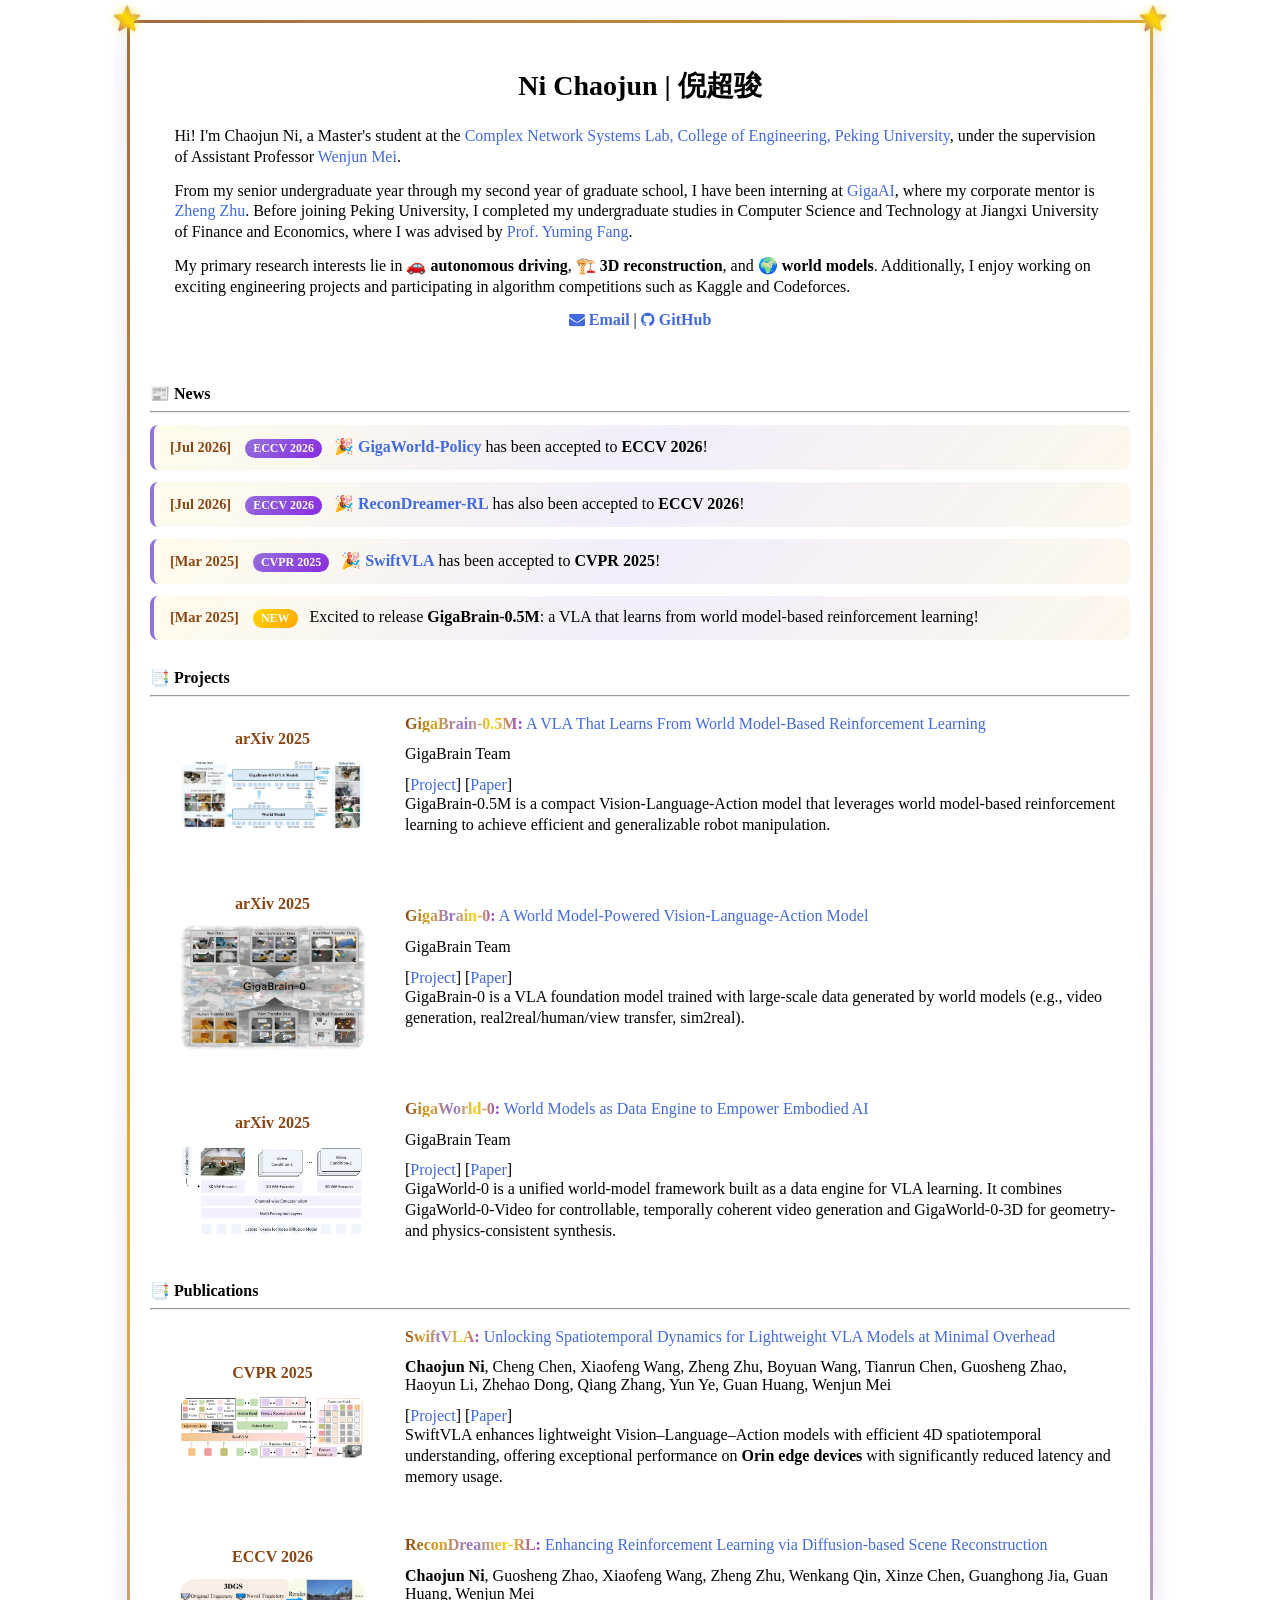
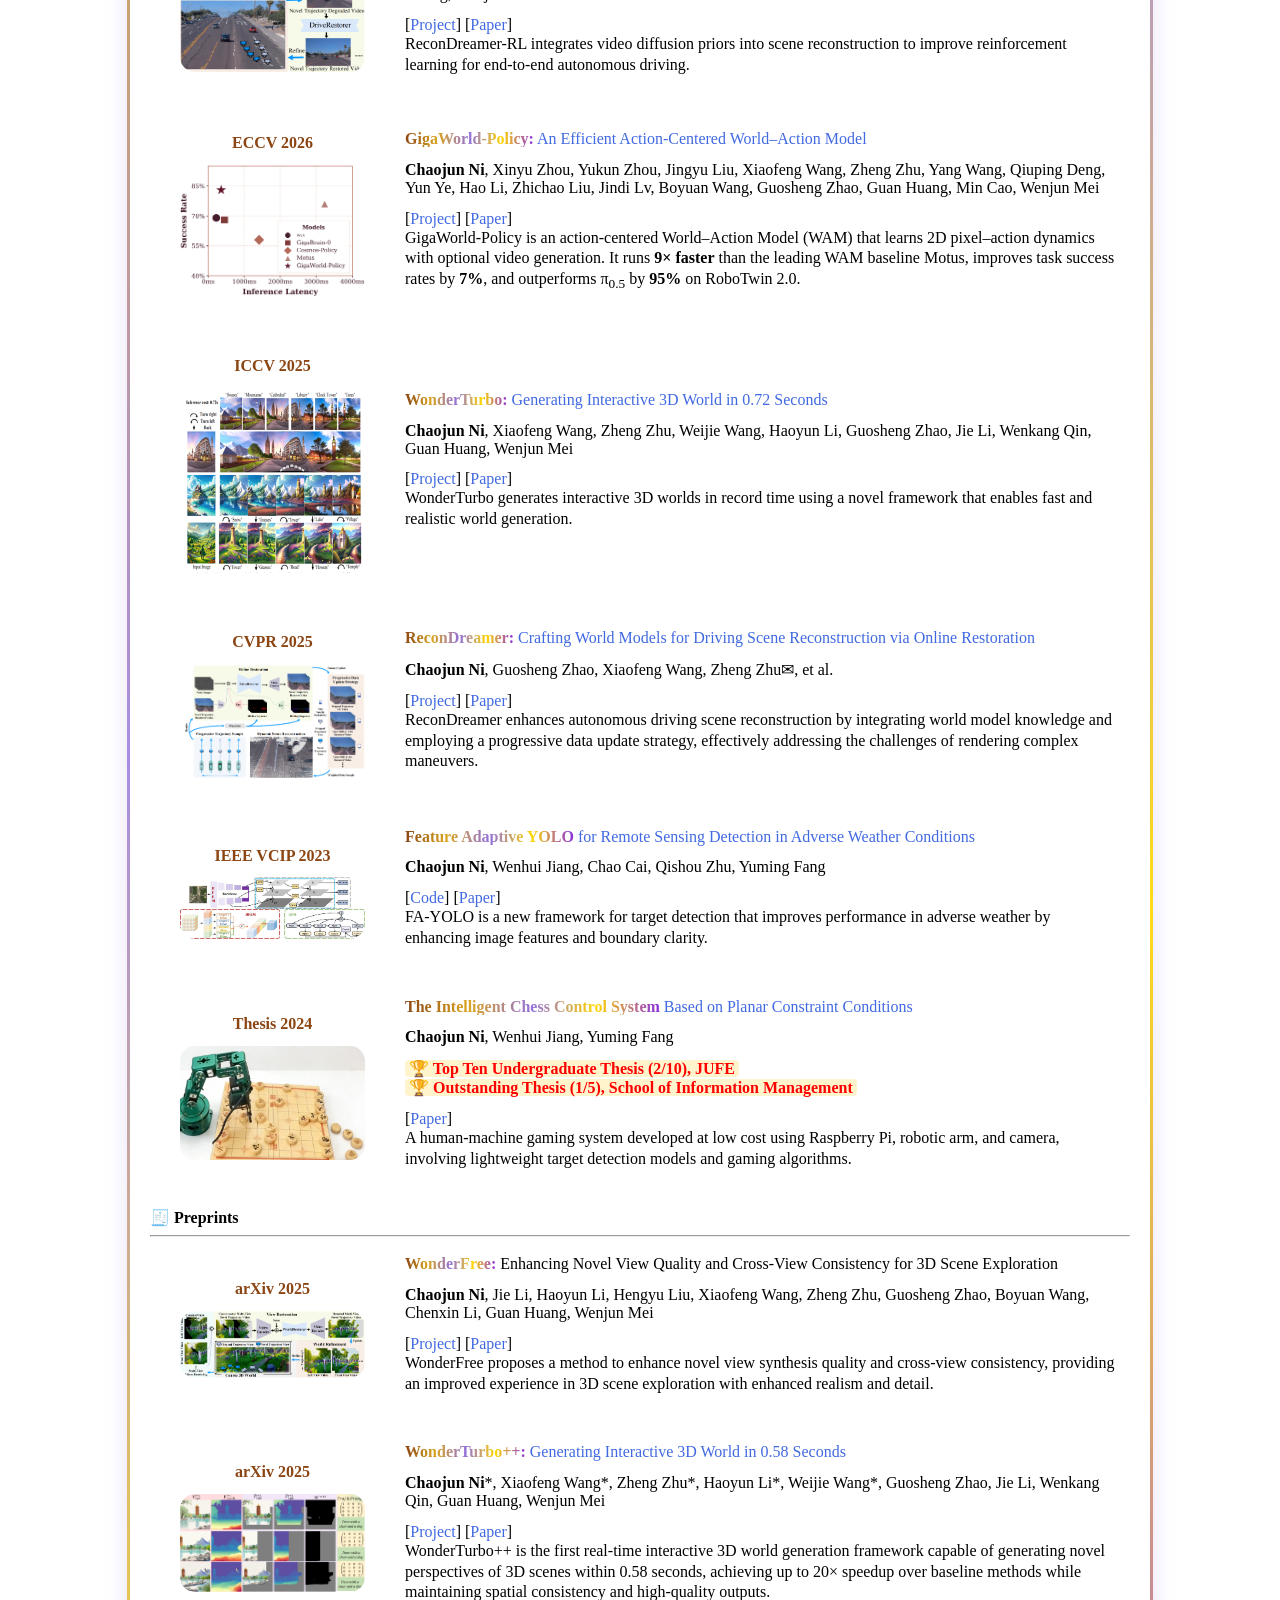
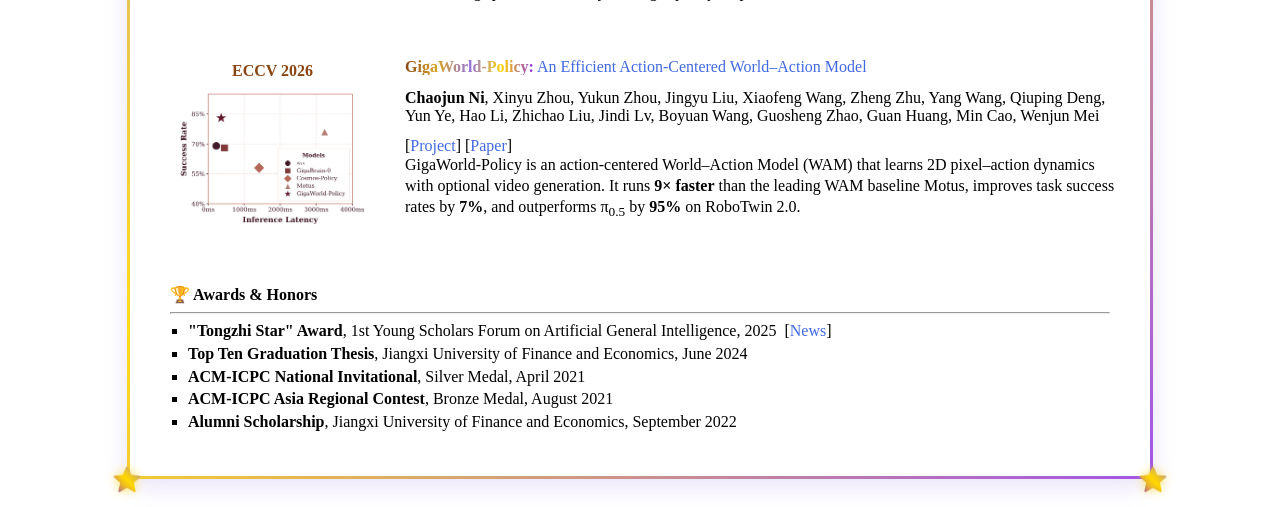
<file: index.html>
<!DOCTYPE HTML>
<html lang="en"><head><meta http-equiv="Content-Type" content="text/html; charset=UTF-8">
  <title>Chaojun Ni</title>
  <meta name="author" content="Chaojun Ni">
  <meta name="viewport" content="width=device-width, initial-scale=1">
  <link rel="icon" href="./images/horse.png"/>
  <link rel="stylesheet" type="text/css" href="./css/jemdoc.css"/>
  <link rel="stylesheet" type="text/css" href="./css/academicons.min.css">
  <link rel="stylesheet" href="https://cdnjs.cloudflare.com/ajax/libs/font-awesome/4.7.0/css/font-awesome.min.css">
  <link rel="preconnect" href="https://fonts.googleapis.com">
  <link rel="preconnect" href="https://fonts.gstatic.com" crossorigin>
  <link href="https://fonts.googleapis.com/css2?family=Dancing+Script:wght@400;500;600;700&family=Pacifico&family=Satisfy&family=Great+Vibes&family=Allura&family=Alex+Brush&display=swap" rel="stylesheet">
</head>

<style>
  .morphing-text {
      background-image: linear-gradient(to right, 
       #8B4513 0%, #DAA520 25%, #9370DB 50%, #FFD700 75%, #8A2BE2 100%
      );
      -webkit-background-clip: text;
      background-clip: text;
      color: transparent;
      font-weight: bold;
  }
  
  .center-img {
    display: block;
    margin-left: auto;
    margin-right: auto;
  }
  
  .gradient-box {
    background: white;
    border-radius: 20px;
    border: 3px solid;
    border-image: linear-gradient(135deg, 
      rgba(139, 69, 19, 0.8) 0%,
      rgba(218, 165, 32, 0.9) 25%,
      rgba(147, 112, 219, 0.8) 50%,
      rgba(255, 215, 0, 0.9) 75%,
      rgba(138, 43, 226, 0.8) 100%
    ) 1;
    box-shadow: 0 8px 25px rgba(147, 112, 219, 0.2);
    position: relative;
  }

  .gradient-box::before,
  .gradient-box::after {
    content: "⭐";
    position: absolute;
    font-size: 24px;
    background: linear-gradient(45deg, #8A2BE2, #FFD700, #9370DB);
    -webkit-background-clip: text;
    -webkit-text-fill-color: transparent;
    background-clip: text;
    text-shadow: 0 0 10px rgba(255, 215, 0, 0.6);
    animation: twinkle 2s ease-in-out infinite alternate;
    z-index: 10;
  }

  .gradient-box::before {
    top: -18px;
    left: -18px;
  }

  .gradient-box::after {
    top: -18px;
    right: -18px;
  }

  .gradient-box .corner-star-bottom-left,
  .gradient-box .corner-star-bottom-right {
    position: absolute;
    font-size: 24px;
    background: linear-gradient(45deg, #8A2BE2, #FFD700, #9370DB);
    -webkit-background-clip: text;
    -webkit-text-fill-color: transparent;
    background-clip: text;
    text-shadow: 0 0 10px rgba(255, 215, 0, 0.6);
    animation: twinkle 2s ease-in-out infinite alternate;
    z-index: 10;
    pointer-events: none;
  }

  .gradient-box .corner-star-bottom-left {
    bottom: -18px;
    left: -18px;
  }

  .gradient-box .corner-star-bottom-right {
    bottom: -18px;
    right: -18px;
  }

  @keyframes twinkle {
    0% {
      opacity: 0.6;
      transform: scale(0.95);
    }
    100% {
      opacity: 1;
      transform: scale(1.15);
    }
  }
  
  .news-item {
    background: linear-gradient(135deg, 
      rgba(255, 215, 0, 0.08) 0%,
      rgba(147, 112, 219, 0.12) 50%,
      rgba(218, 165, 32, 0.08) 100%
    );
    border-left: 4px solid #9370DB;
    border-radius: 8px;
    padding: 12px 16px;
    margin: 12px 0;
    transition: all 0.3s ease;
  }

  .news-item:hover {
    transform: translateX(5px);
    box-shadow: 0 4px 15px rgba(147, 112, 219, 0.2);
  }

  .news-date {
    color: #8B4513;
    font-weight: 600;
    font-size: 0.9em;
    margin-right: 10px;
  }

  .news-badge {
    display: inline-block;
    background: linear-gradient(135deg, #FFD700, #FFA500);
    color: white;
    padding: 2px 8px;
    border-radius: 12px;
    font-size: 0.75em;
    font-weight: bold;
    margin-right: 8px;
    vertical-align: middle;
  }

  .news-badge-cvpr {
    display: inline-block;
    background: linear-gradient(135deg, #9370DB, #8A2BE2);
    color: white;
    padding: 2px 8px;
    border-radius: 12px;
    font-size: 0.75em;
    font-weight: bold;
    margin-right: 8px;
    vertical-align: middle;
  }

  .publication-box {
    background: linear-gradient(135deg, 
      rgba(218, 165, 32, 0.1) 0%,
      rgba(147, 112, 219, 0.15) 50%,
      rgba(255, 215, 0, 0.1) 100%
    );
    border-radius: 12px;
    padding: 15px;
    margin: 10px 0;
    border: 1px solid rgba(218, 165, 32, 0.2);
  }

  .role { color: #4169e1; font-weight: 600; }
  .result { color: #cc0000; }

  .reviewer-title {
    color: #000000;
    margin-bottom: 4px;
  }
</style>

<body>
  <a id="home" class="anchor"></a>
  <div id="container" class="container gradient-box" style="margin: 20px auto; max-width: 1020px; padding: 20px;">
    <div class="corner-star-bottom-left">⭐</div>
    <div class="corner-star-bottom-right">⭐</div> 

    <table style="width:100%;max-width:1000px;border:0px;border-spacing:0px;border-collapse:separate;margin-right:auto;margin-left:auto;">
      <tbody>
        <tr style="padding:0px">
          <td style="padding:0px">

            <!-- Bio Section -->
            <table style="width:100%;border:0px;border-spacing:0px;border-collapse:separate;margin-right:auto;margin-left:auto;">
              <tbody>
                <tr style="padding:0px">
                  <td style="padding:2.5%;width:67%;vertical-align:middle">
                    <p style="text-align:center;font-size: 28px">
                      <strong>Ni Chaojun | <span class="chinese-name">倪超骏</span></strong>
                    </p>
           
                    <p>Hi! I'm Chaojun Ni, a Master's student at the <a href="https://www.pku.edu.cn/" target="_blank" rel="noopener">Complex Network Systems Lab, College of Engineering, Peking University</a>, under the supervision of Assistant Professor <a href="https://scholar.google.com.hk/citations?hl=zh-CN&user=vXj_ULkAAAAJ&view_op=list_works&sortby=pubdate" target="_blank" rel="noopener">Wenjun Mei</a>.</p>

<p>From my senior undergraduate year through my second year of graduate school, I have been interning at <a href="https://github.com/open-gigaai" target="_blank" rel="noopener">GigaAI</a>, where my corporate mentor is <a href="https://scholar.google.com.hk/citations?hl=zh-CN&user=NmwjI0AAAAAJ&view_op=list_works&sortby=pubdate" target="_blank" rel="noopener">Zheng Zhu</a>. Before joining Peking University, I completed my undergraduate studies in Computer Science and Technology at Jiangxi University of Finance and Economics, where I was advised by <a href="https://scholar.google.com.hk/citations?hl=zh-CN&user=_Tu-eHkAAAAJ" target="_blank" rel="noopener">Prof. Yuming Fang</a>.</p>
                    <p>My primary research interests lie in <strong>🚗 autonomous driving</strong>, <strong>🏗️ 3D reconstruction</strong>, and <strong>🌍 world models</strong>. Additionally, I enjoy working on exciting engineering projects and participating in algorithm competitions such as Kaggle and Codeforces.</p>

                    <p style="text-align:center">
                      <a href="mailto:chaojun.ni@stu.pku.edu.cn"><span class="icon"><i class="fa fa-envelope"></i></span> <strong>Email</strong></a> |
                      <!-- <a href="docs/cv.pdf" target="_blank" rel="noopener"><strong>CV</strong></a> | -->
                      <a href="https://github.com/Nichaojun" target="_blank" rel="noopener"><span class="icon"><i class="fa fab fa-github"></i></span> <strong>GitHub</strong></a>
                    </p>
                  </td>
                </tr>
              </tbody>
            </table>

            <!-- News Section -->
            <table width="100%" align="center" border="0" cellspacing="0" cellpadding="20">
              <tbody>
                <tr>
                  <td>
                    <strong>📰 News</strong> <hr>

                    <!-- GigaWorld-Policy -->
                    <div class="news-item">
                      <span class="news-date">[Jul 2026]</span>
                      <span class="news-badge-cvpr">ECCV 2026</span>
                      🎉 <strong><a href="https://gigaai-research.github.io/GigaWorld-Policy/" target="_blank" rel="noopener">GigaWorld-Policy</a></strong> has been accepted to <strong>ECCV 2026</strong>!
                    </div>

                    <!-- ReconDreamer-RL -->
                    <div class="news-item">
                      <span class="news-date">[Jul 2026]</span>
                      <span class="news-badge-cvpr">ECCV 2026</span>
                      🎉 <strong><a href="https://recondreamer-rl.github.io/">ReconDreamer-RL</a></strong> has also been accepted to <strong>ECCV 2026</strong>!
                    </div>
                    <!-- SwiftVLA CVPR accepted -->
                    <div class="news-item">
                      <span class="news-date">[Mar 2025]</span>
                      <span class="news-badge-cvpr">CVPR 2025</span>
                      🎉 <strong><a href="https://swiftvla.github.io">SwiftVLA</a></strong> has been accepted to <strong>CVPR 2025</strong>!
                    </div>

                    <!-- GigaBrain-0.5M -->
                    <div class="news-item">
                      <span class="news-date">[Mar 2025]</span>
                      <span class="news-badge">NEW</span>
                      Excited to release <strong>GigaBrain-0.5M</strong>: a VLA that learns from world model-based reinforcement learning!
                    </div>

                    <!-- <div class="news-item">
                      <span class="news-date">[Dec 2024]</span>
                      <span class="news-badge">NEW</span>
                      <strong><a href="https://swiftvla.github.io">SwiftVLA</a></strong> is released! Unlocking enhanced spatiotemporal reasoning for lightweight VLA models, offering exceptional performance on <strong>Orin edge devices</strong> with significantly reduced latency and memory usage.
                    </div> -->

                    <!-- <div class="news-item">
                      <span class="news-date">[Dec 2024]</span>
                      <span class="news-badge">NEW</span>
                      Excited to release <strong><a href="https://giga-world-0.github.io">GigaWorld-0</a></strong> and <strong><a href="https://gigabrain0.github.io">GigaBrain-0</a></strong>! World models as data engine to empower embodied AI.
                    </div> -->
                  </td>
                </tr>
              </tbody>
            </table>

            <!-- Projects Section -->
            <table width="100%" align="center" border="0" cellspacing="0" cellpadding="20">
              <tbody>
                <tr>
                  <td>
                    <strong>📑 Projects</strong> <hr>

                    <!-- GigaBrain-0.5M (NEW) -->
                    <table style="width:100%;border:0px;border-spacing:0px;border-collapse:separate;margin-right:auto;margin-left:auto;">
                      <tbody>
                        <tr>
                          <td style="padding:20px;width:25%;vertical-align:middle">
                            <div class="one" align="center">
                              <font color="#8B4513"><strong>arXiv 2025</strong></font>
                              <p></p>
                              <img src="images/gigabrain05m.png" alt="GigaBrain-0.5M" width="90%" style="padding-top:0px;padding-bottom:0px;border-radius:15px;">
                            </div>
                          </td>
                          <td style="padding:10px;width:75%;vertical-align:middle">
                            <a href="#">
                              <span class="morphing-text">GigaBrain-0.5M:</span>
                              A VLA That Learns From World Model-Based Reinforcement Learning
                            </a>
                            <p></p>
                            <div class="is-size-6 publication-authors">
                             GigaBrain Team
                            </div>
                            <p></p>
                            [<a href="#">Project</a>]
                            [<a href="#">Paper</a>]
                            <p>
                              GigaBrain-0.5M is a compact Vision-Language-Action model that leverages world model-based reinforcement learning to achieve efficient and generalizable robot manipulation.
                            </p>
                          </td>
                        </tr>
                      </tbody>
                    </table>

                    <!-- GigaBrain-0 -->
                    <table style="width:100%;border:0px;border-spacing:0px;border-collapse:separate;margin-right:auto;margin-left:auto;">
                      <tbody>
                        <tr>
                          <td style="padding:20px;width:25%;vertical-align:middle">
                            <div class="one" align="center">
                              <font color="#8B4513"><strong>arXiv 2025</strong></font>
                              <p></p>
                              <img src="images/gigabrain0.png" alt="GigaBrain-0" width="90%" style="padding-top:0px;padding-bottom:0px;border-radius:15px;">
                            </div>
                          </td>
                          <td style="padding:10px;width:75%;vertical-align:middle">
                            <a href="https://gigabrain0.github.io">
                              <span class="morphing-text">GigaBrain-0:</span>
                              A World Model-Powered Vision-Language-Action Model
                            </a>
                            <p></p>
                            <div class="is-size-6 publication-authors">GigaBrain Team</div>
                            <p></p>
                            [<a href="https://gigabrain0.github.io">Project</a>]
                            [<a href="https://arxiv.org/pdf/2510.19430">Paper</a>]
                            <p>
                              GigaBrain-0 is a VLA foundation model trained with large-scale data generated by world models
                              (e.g., video generation, real2real/human/view transfer, sim2real). 
                            </p>
                          </td>
                        </tr>
                      </tbody>
                    </table>

                    <!-- GigaWorld-0 -->
                    <table style="width:100%;border:0px;border-spacing:0px;border-collapse:separate;margin-right:auto;margin-left:auto;">
                      <tbody>
                        <tr>
                          <td style="padding:20px;width:25%;vertical-align:middle">
                            <div class="one" align="center">
                              <font color="#8B4513"><strong>arXiv 2025</strong></font>
                              <p></p>
                              <img src="images/gigaworld0.png" alt="GigaWorld-0" width="90%" style="padding-top:0px;padding-bottom:0px;border-radius:15px;">
                            </div>
                          </td>
                          <td style="padding:10px;width:75%;vertical-align:middle">
                            <a href="https://giga-world-0.github.io">
                              <span class="morphing-text">GigaWorld-0:</span>
                              World Models as Data Engine to Empower Embodied AI
                            </a>
                            <p></p>
                            <div class="is-size-6 publication-authors">GigaBrain Team</div>
                            <p></p>
                            [<a href="https://giga-world-0.github.io">Project</a>]
                            [<a href="https://arxiv.org/pdf/2511.19861.pdf">Paper</a>]
                            <p>
                              GigaWorld-0 is a unified world-model framework built as a data engine for VLA learning.
                              It combines GigaWorld-0-Video for controllable, temporally coherent video generation and
                              GigaWorld-0-3D for geometry- and physics-consistent synthesis.
                            </p>
                          </td>
                        </tr>
                      </tbody>
                    </table>

                  </td>
                </tr>
              </tbody>
            </table>

            <!-- Publications Section -->
            <table width="100%" align="center" border="0" cellspacing="0" cellpadding="20">
              <tbody>
                <tr>
                  <td>
                    <strong>📑 Publications</strong> <hr>

                    <!-- SwiftVLA (moved from Preprints, now CVPR 2025) -->
                    <table style="width:100%;border:0px;border-spacing:0px;border-collapse:separate;margin-right:auto;margin-left:auto;">
                      <tbody>
                        <tr>
                          <td style="padding:20px;width:25%;vertical-align:middle">
                            <div class="one" align="center">
                              <font color="#8B4513"><strong>CVPR 2025</strong></font>
                              <p></p>
                              <img src="images/swiftvla.png" alt="SwiftVLA Framework" width="90%" style="padding-top:0px;padding-bottom:0px;border-radius:15px;">
                            </div>
                          </td>
                          <td style="padding:10px;width:75%;vertical-align:middle">
                            <a href="https://swiftvla.github.io">
                              <span class="morphing-text">SwiftVLA:</span>
                              Unlocking Spatiotemporal Dynamics for Lightweight VLA Models at Minimal Overhead
                            </a>
                            <p></p>
                            <div class="is-size-6 publication-authors">
                              <strong>Chaojun Ni</strong>, Cheng Chen, Xiaofeng Wang, Zheng Zhu, Boyuan Wang, Tianrun Chen, Guosheng Zhao, Haoyun Li, Zhehao Dong, Qiang Zhang, Yun Ye, Guan Huang, Wenjun Mei
                            </div>
                            <p></p>
                            [<a href="https://swiftvla.github.io">Project</a>]
                            [<a href="https://arxiv.org/pdf/2512.00903">Paper</a>]
                            <p>
                              SwiftVLA enhances lightweight Vision–Language–Action models with efficient 4D spatiotemporal understanding, offering exceptional performance on <strong>Orin edge devices</strong> with significantly reduced latency and memory usage.
                            </p>
                          </td>
                        </tr>
                      </tbody>
                    </table>

                    <!-- ReconDreamer-RL -->
                    <table style="width:100%;border:0px;border-spacing:0px;border-collapse:separate;margin-right:auto;margin-left:auto;">
                      <tbody>
                        <tr>
                          <td style="padding:20px;width:25%;vertical-align:middle">
                            <div class="one" align="center">
                              <font color="#8B4513"><strong>ECCV 2026</strong></font>
                              <p></p>
                              <img src="images/recondreamerrl.png" alt="ReconDreamer-RL Framework" width="90%" style="padding-top:0px;padding-bottom:0px;border-radius:15px;">
                            </div>
                          </td>
                          <td style="padding:10px;width:75%;vertical-align:middle">
                            <a href="https://recondreamer-rl.github.io/">
                              <span class="morphing-text">ReconDreamer-RL:</span>
                              Enhancing Reinforcement Learning via Diffusion-based Scene Reconstruction
                            </a>
                            <p></p>
                            <div class="is-size-6 publication-authors">
                              <strong>Chaojun Ni</strong>, Guosheng Zhao, Xiaofeng Wang, Zheng Zhu, Wenkang Qin, Xinze Chen, Guanghong Jia, Guan Huang, Wenjun Mei
                            </div>
                            <p></p>
                            [<a href="https://recondreamer-rl.github.io/">Project</a>]
                            [<a href="https://arxiv.org/pdf/2508.08170.pdf">Paper</a>]
                            <p>
                              ReconDreamer-RL integrates video diffusion priors into scene reconstruction to improve reinforcement learning for end-to-end autonomous driving.
                            </p>
                          </td>
                        </tr>
                      </tbody>
                    </table>

                    <!-- GigaWorld-Policy -->
                    <table style="width:100%;border:0px;border-spacing:0px;border-collapse:separate;margin-right:auto;margin-left:auto;">
                      <tbody>
                        <tr>
                          <td style="padding:20px;width:25%;vertical-align:middle">
                            <div class="one" align="center">
                              <font color="#8B4513"><strong>ECCV 2026</strong></font>
                              <p></p>
                              <img src="images/gigaworldpolicy.png" alt="GigaWorld-Policy" width="90%" style="padding-top:0px;padding-bottom:0px;border-radius:15px;">
                            </div>
                          </td>
                          <td style="padding:10px;width:75%;vertical-align:middle">
                            <a href="https://gigaai-research.github.io/GigaWorld-Policy/" target="_blank" rel="noopener">
                              <span class="morphing-text">GigaWorld-Policy:</span>
                              An Efficient Action-Centered World–Action Model
                            </a>
                            <p></p>
                            <div class="is-size-6 publication-authors">
                              <strong>Chaojun Ni</strong>, Xinyu Zhou, Yukun Zhou, Jingyu Liu, Xiaofeng Wang, Zheng Zhu, Yang Wang, Qiuping Deng, Yun Ye, Hao Li, Zhichao Liu, Jindi Lv, Boyuan Wang, Guosheng Zhao, Guan Huang, Min Cao, Wenjun Mei
                            </div>
                            <p></p>
                            [<a href="https://gigaai-research.github.io/GigaWorld-Policy/" target="_blank" rel="noopener">Project</a>]
                            [<a href="https://github.com/Nichaojun/Nichaojun.github.io/blob/master/images/GigaWorld-Policy-1.pdf" target="_blank" rel="noopener">Paper</a>]
                            <p>
                              GigaWorld-Policy is an action-centered World–Action Model (WAM) that learns 2D pixel–action dynamics with optional video generation. It runs <strong>9&times; faster</strong> than the leading WAM baseline Motus, improves task success rates by <strong>7%</strong>, and outperforms &pi;<sub>0.5</sub> by <strong>95%</strong> on RoboTwin 2.0.
                            </p>
                          </td>
                        </tr>
                      </tbody>
                    </table>

                    <!-- WonderTurbo -->
                    <table style="width:100%;border:0px;border-spacing:0px;border-collapse:separate;margin-right:auto;margin-left:auto;">
                      <tbody>
                        <tr>
                          <td style="padding:20px;width:25%;vertical-align:middle">
                            <div class="one" align="center">
                              <font color="#8B4513"><strong>ICCV 2025</strong></font>
                              <p></p>
                              <img src="images/wonderturbo.png" alt="WonderTurbo Framework" width="90%" style="padding-top:0px;padding-bottom:0px;border-radius:15px;">
                            </div>
                          </td>
                          <td style="padding:10px;width:75%;vertical-align:middle">
                            <a href="https://wonderturbo.github.io/">
                              <span class="morphing-text">WonderTurbo:</span> Generating Interactive 3D World in 0.72 Seconds
                            </a>
                            <p></p>
                            <div class="is-size-6 publication-authors">
                              <strong>Chaojun Ni</strong>, Xiaofeng Wang, Zheng Zhu, Weijie Wang, Haoyun Li, Guosheng Zhao, Jie Li, Wenkang Qin, Guan Huang, Wenjun Mei
                            </div>
                            <p></p>
                            [<a href="https://wonderturbo.github.io/">Project</a>]
                            [<a href="https://arxiv.org/pdf/2504.02261">Paper</a>]
                            <p>
                              WonderTurbo generates interactive 3D worlds in record time using a novel framework that enables fast and realistic world generation.
                            </p>
                          </td>
                        </tr>
                      </tbody>
                    </table>

                    <!-- ReconDreamer -->
                    <table style="width:100%;border:0px;border-spacing:0px;border-collapse:separate;margin-right:auto;margin-left:auto;">
                      <tbody>
                        <tr>
                          <td style="padding:20px;width:25%;vertical-align:middle">
                            <div class="one" align="center">
                              <font color="#8B4513"><strong>CVPR 2025</strong></font>
                              <p></p>
                              <img src="images/recondreamer.png" alt="ReconDreamer Framework" width="90%" style="padding-top:0px;padding-bottom:0px;border-radius:15px;">
                            </div>
                          </td>
                          <td style="padding:10px;width:75%;vertical-align:middle">
                            <a href="https://recondreamer.github.io/">
                              <span class="morphing-text">ReconDreamer:</span> Crafting World Models for Driving Scene Reconstruction via Online Restoration
                            </a>
                            <p></p>
                            <div class="is-size-6 publication-authors">
                              <strong>Chaojun Ni</strong>, Guosheng Zhao, Xiaofeng Wang, Zheng Zhu<span class="envelope">&#9993;</span>, et al.
                            </div>
                            <p></p>
                            [<a href="https://recondreamer.github.io/">Project</a>]
                            [<a href="https://arxiv.org/abs/2410.13571">Paper</a>]
                            <p>
                              ReconDreamer enhances autonomous driving scene reconstruction by integrating world model knowledge and employing a progressive data update strategy, effectively addressing the challenges of rendering complex maneuvers.
                            </p>
                          </td>
                        </tr>
                      </tbody>
                    </table>

                    <!-- FA-YOLO -->
                    <table style="width:100%;border:0px;border-spacing:0px;border-collapse:separate;margin-right:auto;margin-left:auto;">
                      <tbody>
                        <tr>
                          <td style="padding:20px;width:25%;vertical-align:middle">
                            <div class="one" align="center">
                              <font color="#8B4513"><strong>IEEE VCIP 2023</strong></font>
                              <p></p>
                              <img src="images/yolo.jpg" alt="FA-YOLO" width="90%" style="padding-top:0px;padding-bottom:0px;border-radius:15px;">
                            </div>
                          </td>
                          <td style="padding:10px;width:75%;vertical-align:middle">
                            <a href="https://ieeexplore.ieee.org/document/10402716">
                              <span class="morphing-text">Feature Adaptive YOLO</span> for Remote Sensing Detection in Adverse Weather Conditions
                            </a>
                            <p></p>
                            <div class="is-size-6 publication-authors">
                              <strong>Chaojun Ni</strong>, Wenhui Jiang, Chao Cai, Qishou Zhu, Yuming Fang
                            </div>
                            <p></p>
                            [<a href="https://github.com/Nichaojun/Feature-Adaptive-YOLO/tree/master/">Code</a>]
                            [<a href="https://ieeexplore.ieee.org/document/10402716">Paper</a>]
                            <p>
                              FA-YOLO is a new framework for target detection that improves performance in adverse weather by enhancing image features and boundary clarity.
                            </p>
                          </td>
                        </tr>
                      </tbody>
                    </table>

                    <!-- Thesis 2024 -->
                    <table style="width:100%;border:0px;border-spacing:0px;border-collapse:separate;margin-right:auto;margin-left:auto;">
                      <tbody>
                        <tr>
                          <td style="padding:20px;width:25%;vertical-align:middle">
                            <div class="one" align="center">
                              <font color="#8B4513"><strong>Thesis 2024</strong></font>
                              <p></p>
                              <img src="images/bishe.png" alt="Thesis" width="90%" style="padding-top:0px;padding-bottom:0px;border-radius:15px;">
                            </div>
                          </td>
                          <td style="padding:10px;width:75%;vertical-align:middle">
                            <a href="docs/The-Intelligent-Chess-Control-System-Based-on-Planar-Constraint-Conditions.pdf">
                              <span class="morphing-text">The Intelligent Chess Control System</span> Based on Planar Constraint Conditions
                            </a>
                            <p></p>
                            <div class="is-size-6 publication-authors">
                              <strong>Chaojun Ni</strong>, Wenhui Jiang, Yuming Fang
                            </div>
                            <p></p>
                            <span style="color: red; background-color: #fff4cc; padding: 0 4px; border-radius: 4px; font-weight: 700;">🏆 Top Ten Undergraduate Thesis (2/10), JUFE</span><br>
                            <span style="color: red; background-color: #fff4cc; padding: 0 4px; border-radius: 4px; font-weight: 700;">🏆 Outstanding Thesis (1/5), School of Information Management</span>
                            <p></p>
                            [<a href="docs/The-Intelligent-Chess-Control-System-Based-on-Planar-Constraint-Conditions.pdf">Paper</a>]
                            <p>
                              A human-machine gaming system developed at low cost using Raspberry Pi, robotic arm, and camera, involving lightweight target detection models and gaming algorithms.
                            </p>
                          </td>
                        </tr>
                      </tbody>
                    </table>

                    <!-- DriveDreamer4D
                    <table style="width:100%;border:0px;border-spacing:0px;border-collapse:separate;margin-right:auto;margin-left:auto;">
                      <tbody>
                        <tr>
                          <td style="padding:20px;width:25%;vertical-align:middle">
                            <div class="one" align="center">
                              <font color="#8B4513"><strong>CVPR 2025</strong></font>
                              <p></p>
                              <img src="images/drivedreamer4d.png" alt="DriveDreamer4D" width="90%" style="padding-top:0px;padding-bottom:0px;border-radius:15px;">
                            </div>
                          </td>
                          <td style="padding:10px;width:75%;vertical-align:middle">
                            <a href="https://drivedreamer4d.github.io/">
                              <span class="morphing-text">DriveDreamer4D:</span> World Models Are Effective Data Machines for 4D Driving Scene Representation
                            </a>
                            <p></p>
                            <div class="is-size-6 publication-authors">
                              Guosheng Zhao, <strong>Chaojun Ni</strong>, Xiaofeng Wang, Zheng Zhu<span class="envelope">&#9993;</span>, Guan Huang, Xinze Chen, Boyuan Wang, Youyi Zhang, Wenjun Mei, Xingang Wang<span class="envelope">&#9993;</span>
                            </div>
                            <p></p>
                            [<a href="https://drivedreamer4d.github.io/">Project</a>]
                            [<a href="https://arxiv.org/abs/2410.13571">Paper</a>]
                            <p>
                              DriveDreamer4D uses world model priors to improve 4D driving scene representation, synthesizing novel trajectory videos with spatial-temporal consistency aligned with traffic rules.
                            </p>
                          </td>
                        </tr>
                      </tbody>
                    </table>


                    <table style="width:100%;border:0px;border-spacing:0px;border-collapse:separate;margin-right:auto;margin-left:auto;">
                      <tbody>
                        <tr>
                          <td style="padding:20px;width:25%;vertical-align:middle">
                            <div class="one" align="center">
                              <font color="#8B4513"><strong>ICCV 2025</strong></font>
                              <p></p>
                              <img src="images/recondreamerplus.png" alt="ReconDreamer++" width="90%" style="padding-top:0px;padding-bottom:0px;border-radius:15px;">
                            </div>
                          </td>
                          <td style="padding:10px;width:75%;vertical-align:middle">
                            <a href="https://recondreamer-plus.github.io/">
                              <span class="morphing-text">ReconDreamer++:</span> Harmonizing Generative and Reconstructive Models for Driving Scene Representation
                            </a>
                            <p></p>
                            <div class="is-size-6 publication-authors">
                              Guosheng Zhao, Xiaofeng Wang, <strong>Chaojun Ni</strong>, Zheng Zhu, Wenkang Qin, Guan Huang, Xingang Wang
                            </div>
                            <p></p>
                            [<a href="https://recondreamer-plus.github.io/">Project</a>]
                            [<a href="https://arxiv.org/abs/2503.18438">Paper</a>]
                            <p>
                              ReconDreamer++ harmonizes generative and reconstructive models to enhance driving scene representations, providing a novel approach to improve both accuracy and creativity in autonomous driving technologies.
                            </p>
                          </td>
                        </tr>
                      </tbody>
                    </table> -->

                    <!-- HumanDreamer -->
                    <!-- <table style="width:100%;border:0px;border-spacing:0px;border-collapse:separate;margin-right:auto;margin-left:auto;">
                      <tbody>
                        <tr>
                          <td style="padding:20px;width:25%;vertical-align:middle">
                            <div class="one" align="center">
                              <font color="#8B4513"><strong>CVPR 2025</strong></font>
                              <p></p>
                              <img src="images/humandreamer.png" alt="HumanDreamer" width="90%" style="padding-top:0px;padding-bottom:0px;border-radius:15px;">
                            </div>
                          </td>
                          <td style="padding:10px;width:75%;vertical-align:middle">
                            <a href="https://humandreamer.github.io/">
                              <span class="morphing-text">HumanDreamer:</span> Generating Controllable Human-Motion Videos via Decoupled Generation
                            </a>
                            <p></p>
                            <div class="is-size-6 publication-authors">
                              Boyuan Wang, Xiaofeng Wang, <strong>Chaojun Ni</strong>, Guosheng Zhao, Zhiqin Yang, Zheng Zhu, Muyang Zhang, YuKun Zhou, Xinze Chen, Guan Huang, Lihong Liu, Xingang Wang
                            </div>
                            <p></p>
                            [<a href="https://humandreamer.github.io/">Project</a>]
                            [<a href="https://arxiv.org/abs/2503.24026">Paper</a>]
                            <p>
                              HumanDreamer generates human-motion videos from text using a novel framework with MotionVid dataset and MotionDiT model, enhancing pose generation and supporting downstream tasks.
                            </p>
                          </td>
                        </tr>
                      </tbody>
                    </table> --> 

                  </td>
                </tr>
              </tbody>
            </table>

            <!-- Preprints Section -->
            <table width="100%" align="center" border="0" cellspacing="0" cellpadding="20">
              <tbody>
                <tr>
                  <td>
                    <strong>🧾 Preprints</strong> <hr>

                    <!-- WonderFree -->
                    <table style="width:100%;border:0px;border-spacing:0px;border-collapse:separate;margin-right:auto;margin-left:auto;">
                      <tbody>
                        <tr>
                          <td style="padding:20px;width:25%;vertical-align:middle">
                            <div class="one" align="center">
                              <font color="#8B4513"><strong>arXiv 2025</strong></font>
                              <p></p>
                              <img src="images/wonderfree.png" alt="WonderFree" width="90%" style="padding-top:0px;padding-bottom:0px;border-radius:15px;">
                            </div>
                          </td>
                          <td style="padding:10px;width:75%;vertical-align:middle">
                            <span class="morphing-text">WonderFree:</span> Enhancing Novel View Quality and Cross-View Consistency for 3D Scene Exploration
                            <p></p>
                            <div class="is-size-6 publication-authors">
                              <strong>Chaojun Ni</strong>, Jie Li, Haoyun Li, Hengyu Liu, Xiaofeng Wang, Zheng Zhu, Guosheng Zhao, Boyuan Wang, Chenxin Li, Guan Huang, Wenjun Mei
                            </div>
                            <p></p>
                            [<a href="#">Project</a>] [<a href="#">Paper</a>]
                            <p>
                              WonderFree proposes a method to enhance novel view synthesis quality and cross-view consistency, providing an improved experience in 3D scene exploration with enhanced realism and detail.
                            </p>
                          </td>
                        </tr>
                      </tbody>
                    </table>

                                <!-- WonderTurbo++ -->
            <table style="width:100%;border:0px;border-spacing:0px;border-collapse:separate;margin-right:auto;margin-left:auto;">
              <tbody>
                <tr>
                  <td style="padding:20px;width:25%;vertical-align:middle">
                    <div class="one" align="center">
                      <font color="#8B4513"><strong>arXiv 2025</strong></font>
                      <p></p>
                      <img src="images/wonderturbopp.png" alt="WonderTurbo++" width="90%" style="padding-top:0px;padding-bottom:0px;border-radius:15px;">
                    </div>
                  </td>
                  <td style="padding:10px;width:75%;vertical-align:middle">
                    <a href="#">
                      <span class="morphing-text">WonderTurbo++:</span>
                      Generating Interactive 3D World in 0.58 Seconds
                    </a>
                    <p></p>
                    <div class="is-size-6 publication-authors">
                      <strong>Chaojun Ni</strong>*, Xiaofeng Wang*, Zheng Zhu*, Haoyun Li*, Weijie Wang*, Guosheng Zhao, Jie Li, Wenkang Qin, Guan Huang, Wenjun Mei
                    </div>
                    <p></p>
                    [<a href="#">Project</a>]
                    [<a href="#">Paper</a>]
                    <p>
                      WonderTurbo++ is the first real-time interactive 3D world generation framework capable of generating novel perspectives of 3D scenes within 0.58 seconds, achieving up to 20&times; speedup over baseline methods while maintaining spatial consistency and high-quality outputs.
                    </p>
                  </td>
                </tr>
              </tbody>
            </table>



    <!-- GigaWorld-Policy (NEW) -->
<table style="width:100%;border:0px;border-spacing:0px;border-collapse:separate;margin-right:auto;margin-left:auto;">
  <tbody>
    <tr>
      <td style="padding:20px;width:25%;vertical-align:middle">
        <div class="one" align="center">
          <font color="#8B4513"><strong>ECCV 2026</strong></font>
          <p></p>
          <img src="images/gigaworldpolicy.png" alt="GigaWorld-Policy" width="90%" style="padding-top:0px;padding-bottom:0px;border-radius:15px;">
        </div>
      </td>
<td style="padding:10px;width:75%;vertical-align:middle">
  <a href="https://github.com/Nichaojun/Nichaojun.github.io/blob/master/images/GigaWorld-Policy-1.pdf" target="_blank" rel="noopener">
    <span class="morphing-text">GigaWorld-Policy:</span>
    An Efficient Action-Centered World–Action Model
  </a>
  <p></p>
  <div class="is-size-6 publication-authors">
    <strong>Chaojun Ni</strong>, Xinyu Zhou, Yukun Zhou, Jingyu Liu, Xiaofeng Wang, Zheng Zhu, Yang Wang, Qiuping Deng, Yun Ye, Hao Li, Zhichao Liu, Jindi Lv, Boyuan Wang, Guosheng Zhao, Guan Huang, Min Cao, Wenjun Mei
  </div>
  <p></p>
[<a href="https://gigaai-research.github.io/GigaWorld-Policy/" target="_blank" rel="noopener">Project</a>]
[<a href="https://github.com/Nichaojun/Nichaojun.github.io/blob/master/images/GigaWorld-Policy-1.pdf" target="_blank" rel="noopener">Paper</a>]
  <p>
    GigaWorld-Policy is an action-centered World–Action Model (WAM) that learns 2D pixel–action
    dynamics with optional video generation. It runs <strong>9&times; faster</strong> than the leading WAM
    baseline Motus, improves task success rates by <strong>7%</strong>, and outperforms
    &pi;<sub>0.5</sub> by <strong>95%</strong> on RoboTwin 2.0.
  </p>
</td>
    </tr>
  </tbody>
</table>

                    
                  </td>
                </tr>
              </tbody>
            </table>

<!-- Awards Section -->
<table style="width:100%;border:0px;border-spacing:0px;border-collapse:separate;margin-right:auto;margin-left:auto;">
  <tbody>
    <tr>
      <td style="padding:20px;width:100%;vertical-align:middle">
        <strong>🏆 Awards & Honors</strong> <hr>
        <ul style="margin: 0; padding-left: 18px;">
          <li><strong>"Tongzhi Star" Award</strong>, 1st Young Scholars Forum on Artificial General Intelligence, 2025 &nbsp;[<a href="https://news.pku.edu.cn/xwzh/de4b012cafe840c496cabfeb53009bc4.htm" target="_blank" rel="noopener">News</a>]</li>
          <li><strong>Top Ten Graduation Thesis</strong>, Jiangxi University of Finance and Economics, June 2024</li>
          <li><strong>ACM-ICPC National Invitational</strong>, Silver Medal, April 2021</li>
          <li><strong>ACM-ICPC Asia Regional Contest</strong>, Bronze Medal, August 2021</li>
          <li><strong>Alumni Scholarship</strong>, Jiangxi University of Finance and Economics, September 2022</li>
        </ul>
      </td>
    </tr>
  </tbody>
</table>
          </td>
        </tr>
      </tbody>
    </table>

  </div>

</body>
</html>
</file>
<file: css/jemdoc.css>
/* Default css file for jemdoc. */

/* Menu */

.menu {
	/* background-color: #527bbd; */
	background-color: #224b8d;
    left: 0;
    top: 0;
    width: 100%;
	padding: 12px 0px;
	text-align: center;
	position: fixed;
	z-index: 100;
	width: 100%
}

.menu a {
	font-size: 110%;
	/*font-weight: bolder;*/
	padding: 0.25ex 1.5ex;
	color: rgb(240,240,240);
	text-decoration: none;
	transition: .2s;
}

.menu a:link {
	color: rgb(240,240,240);
	/*color: #9e9e9e;*/
}

.menu a:visited {
	color: rgb(240,240,240);
	/*color: #9e9e9e;*/
}

.menu a:hover, .menu a:active {
    color: rgb(160,160,160);
    /*color: #ffffff;*/
	text-decoration: none;
}

/* container */

.container {
	width: 980px;
	min-height: 1000px;
	max-height: 999999px; /* prevents font boosting */
	margin: 56px auto 20px; /* top right bottom left */
	box-shadow: 0 0 7px #122b6d; /*527bbd;*/
	text-align: left;
	background: #fff;
	padding: 14px 14px 14px 14px; /* top right bottom left */
	z-index: 1;
}

a.anchor {
	display: block; 
	position: relative; 
	top: -38px; 
	visibility: hidden;
}


/* From jemdoc */

table#tlayout {
    border: none;
    border-collapse: separate;
    background: white;
}

body {
	background: white;
	font-family: Georgia, serif;
	padding-bottom: 8px;
	margin: 0;
}

#layout-menu {
	background: #f6f6f6;
	border: 1px solid #dddddd;
	padding-top: 0.5em;
	padding-left: 8px;
	padding-right: 8px;
	font-size: 1.0em;
	width: auto;
	white-space: nowrap;
    text-align: left;
    vertical-align: top;
}

#layout-menu td {
	background: #f4f4f4;
    vertical-align: top;
}

#layout-content {
	padding-top: 0.0em;
	padding-left: 1.0em;
	padding-right: 1.0em;
    border: none;
    background: white;
    text-align: left;
    vertical-align: top;
}

#layout-menu a {
	line-height: 1.5em;
	margin-left: 0.5em;
}

tt {
    background: #ffffdd;
}

pre, tt {
	font-size: 90%;
	font-family: monaco, monospace;
}

a, a > tt {
	color: #4169e1;
	text-decoration: none;
}

a:hover {
	border-bottom: 0px gray dotted;
}

#layout-menu a.current:link, #layout-menu a.current:visited {
	color: #022b6d;
	border-bottom: 0px gray solid;
}
#layout-menu a:link, #layout-menu a:visited, #layout-menu a:hover {
	/* color: #527bbd; */
	color: #022b8d;
	text-decoration: none;
}
#layout-menu a:hover {
	text-decoration: none;
}

div.menu-category {
	border-bottom: 0px solid gray;
	margin-top: 0.8em;
	padding-top: 0.2em;
	padding-bottom: 0.1em;
	font-weight: bold;
}

div.menu-item {
	padding-left: 16px;
	text-indent: -16px;
}

div#toptitle {
	padding-bottom: 0.2em;
	margin-bottom: 1.5em;
	border-bottom: 0px double gray;
}

/* Reduce space if we begin the page with a title. */
div#toptitle + h2, div#toptitle + h3 {
	margin-top: -0.7em;
}

div#subtitle {
	margin-top: 0.0em;
	margin-bottom: 0.0em;
	padding-top: 0em;
	padding-bottom: 0.1em;
}

em {
	font-style: italic;
}

strong {
	font-weight: bold;
}


h1, h2, h3 {
	/* color: #527bbd; */
	color: #224b8d;	
	margin-top: 0.7em;
	margin-bottom: 0.3em;
	padding-bottom: 0.2em;
	line-height: 1.0;
	padding-top: 0.5em;
	border-bottom: 1px solid #aaaaaa;
}

h1 {
	font-size: 165%;
}

h2 {
	padding-top: 0.8em;
	font-size: 125%;
}

h2 + h3 {
	margin-top: -0.2em;
}

h3 {
	font-size: 110%;
	border-bottom: none;
}

p {
	margin-top: 0.0em;
	margin-bottom: 0.8em;
	padding: 0;
	line-height: 1.3;
}

pre {
	padding: 0;
	margin: 0;
}

div#footer {
	border-top: 1px solid #aaaaaa;
	padding-top: 0.5em;
	font-size: small;
	text-align: center;
	margin-top: 4.0em;
}

div#footer a {
	color: #80a0b0;
}

div#footer-text {
	font-size: small;
}

ul, ol, dl {
	margin-top: 0.2em;
	padding-top: 0;
	margin-bottom: 0.8em;
}

dt {
	margin-top: 0.5em;
	margin-bottom: 0;
}

dl {
	margin-left: 20px;
}

dd {
	color: #222222;
}

dd > *:first-child {
	margin-top: 0;
}

ul {
	list-style-position: outside;
	list-style-type: square;
}

p + ul, p + ol {
	margin-top: -0.5em;
}

li {
	margin-bottom: 0.3em;
}

ol {
	list-style-position: outside;
	list-style-type: decimal;
}

li p, dd p {
	margin-bottom: 0.3em;
}


ol ol {
	list-style-type: lower-alpha;
}

ol ol ol {
	list-style-type: lower-roman;
}

p + div.codeblock {
	margin-top: -0.6em;
}

div.codeblock, div.infoblock {
	margin-right: 0%;
	margin-top: 1.2em;
	margin-bottom: 1.3em;
}

div.blocktitle {
	font-weight: bold;
	color: #cd7b62;
	margin-top: 1.2em;
	margin-bottom: 0.1em;
}

div.blockcontent {
	border: 1px solid silver;
	padding: 0.3em 0.5em;
}

div.infoblock > div.blockcontent {
	background: #ffffee;
}

div.blockcontent p + ul, div.blockcontent p + ol {
	margin-top: 0.4em;
}

div.infoblock p {
	margin-bottom: 0em;
}

div.infoblock li p, div.infoblock dd p {
	margin-bottom: 0.5em;
}

div.infoblock p + p {
	margin-top: 0.8em;
}

div.codeblock > div.blockcontent {
	background: #f6f6f6;
}

span.pycommand {
	color: #000070;
}

span.statement {
	color: #008800;
}
span.builtin {
	color: #000088;
}
span.special {
	color: #990000;
}
span.operator {
	color: #880000;
}
span.error {
	color: #aa0000;
}
span.comment, span.comment > *, span.string, span.string > * {
	color: #606060;
}

@media print {
	#layout-menu { display: none; }
}

#fwtitle {
	margin: 2px;
}

#fwtitle #toptitle {
	padding-left: 0.5em;
}

#layout-content h1:first-child, #layout-content h2:first-child, #layout-content h3:first-child {
	margin-top: -0.7em;
}

div#toptitle h1, #layout-content div#toptitle h1 {
	margin-bottom: 0.0em;
	padding-bottom: 0.1em;
	padding-top: 0;
	margin-top: 0.5em;
	border-bottom: none;
}

img.eq {
	margin: 0;
	padding: 0;
	border: 0;
	vertical-align: middle;
}

img.eqwl {
	margin-left: 2em;
	margin-top: 0.6em;
	margin-bottom: 0.2em;
}

img.proj_thumb {
	border: 0px;
	margin: 0px 20px;
	float: left;
}

table {
	border-collapse: collapse;
}

td {
	border: 0;
	text-align: left;
	vertical-align: top;
	padding: 0;
	spacing: 0;
	margin: 0;
}

table + table {
	margin-top: 1em;
}

tr.heading {
	font-weight: bold;
	border-bottom: 2px solid black;
}

img {
	border: none;
}

table.imgtable, table.imgtable td {
	border: none;
	text-align: left;
}

p.pub_title {
	font-weight: bold;
	font-size: 16px;
	margin-bottom: 1px;
}

p.pub_author{
	margin-bottom: 1px;
}

p.pub_link{
	margin-bottom: 10px;
}
</file>
<file: css/academicons.min.css>
@font-face {font-family: 'Academicons';font-style: normal;font-weight: 400;font-display: block;src:url('../fonts/academicons.eot');src:url('../fonts/academicons.eot') format('embedded-opentype'), url('../fonts/academicons.ttf') format('truetype'), url('../fonts/academicons.woff') format('woff'), url('../fonts/academicons.svg') format('svg');}.ai {font-family: 'Academicons';font-weight: 400;-moz-osx-font-smoothing: grayscale;-webkit-font-smoothing: antialiased;display: inline-block;font-style: normal;font-variant: normal;text-rendering: auto;line-height: 1;}.ai-academia:before {content: "\e9af";}.ai-academia-square:before {content: "\e93d";}.ai-acclaim:before {content: "\e92e";}.ai-acclaim-square:before {content: "\e93a";}.ai-acm:before {content: "\e93c";}.ai-acm-square:before {content: "\e95d";}.ai-acmdl:before {content: "\e96a";}.ai-acmdl-square:before {content: "\e9d3";}.ai-ads:before {content: "\e9cb";}.ai-ads-square:before {content: "\e94a";}.ai-africarxiv:before {content: "\e91b";}.ai-africarxiv-square:before {content: "\e90b";}.ai-archive:before {content: "\e955";}.ai-archive-square:before {content: "\e956";}.ai-arxiv:before {content: "\e974";}.ai-arxiv-square:before {content: "\e9a6";}.ai-biorxiv:before {content: "\e9a2";}.ai-biorxiv-square:before {content: "\e98b";}.ai-ceur:before {content: "\e96d";}.ai-ceur-square:before {content: "\e92f";}.ai-ciencia-vitae:before {content: "\e912";}.ai-ciencia-vitae-square:before {content: "\e913";}.ai-clarivate:before {content: "\e924";}.ai-clarivate-square:before {content: "\e925";}.ai-closed-access:before {content: "\e942";}.ai-closed-access-square:before {content: "\e943";}.ai-conversation:before {content: "\e94c";}.ai-conversation-square:before {content: "\e915";}.ai-coursera:before {content: "\e95f";}.ai-coursera-square:before {content: "\e97f";}.ai-crossref:before {content: "\e918";}.ai-crossref-square:before {content: "\e919";}.ai-cv:before {content: "\e9a5";}.ai-cv-square:before {content: "\e90a";}.ai-datacite:before {content: "\e91c";}.ai-datacite-square:before {content: "\e91d";}.ai-dataverse:before {content: "\e9f7";}.ai-dataverse-square:before {content: "\e9e4";}.ai-dblp:before {content: "\e94f";}.ai-dblp-square:before {content: "\e93f";}.ai-depsy:before {content: "\e97a";}.ai-depsy-square:before {content: "\e94b";}.ai-doi:before {content: "\e97e";}.ai-doi-square:before {content: "\e98f";}.ai-dryad:before {content: "\e97c";}.ai-dryad-square:before {content: "\e98c";}.ai-elsevier:before {content: "\e961";}.ai-elsevier-square:before {content: "\e910";}.ai-figshare:before {content: "\e981";}.ai-figshare-square:before {content: "\e9e7";}.ai-google-scholar:before {content: "\e9d4";}.ai-google-scholar-square:before {content: "\e9f9";}.ai-hal:before {content: "\e92c";}.ai-hal-square:before {content: "\e92d";}.ai-hypothesis:before {content: "\e95a";}.ai-hypothesis-square:before {content: "\e95b";}.ai-ideas-repec:before {content: "\e9ed";}.ai-ideas-repec-square:before {content: "\e9f8";}.ai-ieee:before {content: "\e929";}.ai-ieee-square:before {content: "\e9b9";}.ai-impactstory:before {content: "\e9cf";}.ai-impactstory-square:before {content: "\e9aa";}.ai-inaturalist:before {content: "\e900";}.ai-inaturalist-square:before {content: "\e901";}.ai-inpn:before {content: "\e902";}.ai-inpn-square:before {content: "\e903";}.ai-inspire:before {content: "\e9e9";}.ai-inspire-square:before {content: "\e9fe";}.ai-isidore:before {content: "\e936";}.ai-isidore-square:before {content: "\e954";}.ai-isni:before {content: "\e957";}.ai-isni-square:before {content: "\e958";}.ai-jstor:before {content: "\e938";}.ai-jstor-square:before {content: "\e944";}.ai-lattes:before {content: "\e9b3";}.ai-lattes-square:before {content: "\e99c";}.ai-mathoverflow:before {content: "\e9f6";}.ai-mathoverflow-square:before {content: "\e97b";}.ai-mendeley:before {content: "\e9f0";}.ai-mendeley-square:before {content: "\e9f3";}.ai-moodle:before {content: "\e907";}.ai-moodle-square:before {content: "\e908";}.ai-mtmt:before {content: "\e950";}.ai-mtmt-square:before {content: "\e951";}.ai-nakala:before {content: "\e940";}.ai-nakala-square:before {content: "\e941";}.ai-obp:before {content: "\e92a";}.ai-obp-square:before {content: "\e92b";}.ai-open-access:before {content: "\e939";}.ai-open-access-square:before {content: "\e9f4";}.ai-open-data:before {content: "\e966";}.ai-open-data-square:before {content: "\e967";}.ai-open-materials:before {content: "\e968";}.ai-open-materials-square:before {content: "\e969";}.ai-openedition:before {content: "\e946";}.ai-openedition-square:before {content: "\e947";}.ai-orcid:before {content: "\e9d9";}.ai-orcid-square:before {content: "\e9c3";}.ai-osf:before {content: "\e9ef";}.ai-osf-square:before {content: "\e931";}.ai-overleaf:before {content: "\e914";}.ai-overleaf-square:before {content: "\e98d";}.ai-philpapers:before {content: "\e98a";}.ai-philpapers-square:before {content: "\e96f";}.ai-piazza:before {content: "\e99a";}.ai-piazza-square:before {content: "\e90c";}.ai-preregistered:before {content: "\e906";}.ai-preregistered-square:before {content: "\e96b";}.ai-protocols:before {content: "\e952";}.ai-protocols-square:before {content: "\e953";}.ai-psyarxiv:before {content: "\e90e";}.ai-psyarxiv-square:before {content: "\e90f";}.ai-publons:before {content: "\e937";}.ai-publons-square:before {content: "\e94e";}.ai-pubmed:before {content: "\e99f";}.ai-pubmed-square:before {content: "\e97d";}.ai-pubpeer:before {content: "\e922";}.ai-pubpeer-square:before {content: "\e923";}.ai-researcherid:before {content: "\e91a";}.ai-researcherid-square:before {content: "\e95c";}.ai-researchgate:before {content: "\e95e";}.ai-researchgate-square:before {content: "\e99e";}.ai-ror:before {content: "\e948";}.ai-ror-square:before {content: "\e949";}.ai-sci-hub:before {content: "\e959";}.ai-sci-hub-square:before {content: "\e905";}.ai-scirate:before {content: "\e98e";}.ai-scirate-square:before {content: "\e99d";}.ai-scopus:before {content: "\e91e";}.ai-scopus-square:before {content: "\e91f";}.ai-semantic-scholar:before {content: "\e96e";}.ai-semantic-scholar-square:before {content: "\e96c";}.ai-springer:before {content: "\e928";}.ai-springer-square:before {content: "\e99b";}.ai-ssrn:before {content: "\e916";}.ai-ssrn-square:before {content: "\e917";}.ai-stackoverflow:before {content: "\e920";}.ai-stackoverflow-square:before {content: "\e921";}.ai-viaf:before {content: "\e933";}.ai-viaf-square:before {content: "\e934";}.ai-wiley:before {content: "\e926";}.ai-wiley-square:before {content: "\e927";}.ai-zenodo:before {content: "\e911";}.ai-zotero:before {content: "\e962";}.ai-zotero-square:before {content: "\e932";}.ai-lg {font-size: 1.33333em;line-height: 0.75em;vertical-align: -.0667em;}.ai-xs {font-size: .75em;}.ai-sm {font-size: .875em;}.ai-1x {font-size: 1em;}.ai-2x {font-size: 2em;}.ai-3x {font-size: 3em;}.ai-4x {font-size: 4em;}.ai-5x {font-size: 5em;}.ai-6x {font-size: 6em;}.ai-7x {font-size: 7em;}.ai-8x {font-size: 8em;}.ai-9x {font-size: 9em;}.ai-10x {font-size: 10em;}.ai-fw {text-align: center;width: 1.25em;}.ai-ul {list-style-type: none;margin-left: 2.5em;padding-left: 0;}.ai-ul > li {position: relative;}.ai-li {left: -2em;position: absolute;text-align: center;width: 2em;line-height: inherit;}.ai-border {border: solid 0.08em #eee;border-radius: .1em;padding: .2em .25em .15em;}.ai-pull-left {float: left;}.ai-pull-right {float: right;}.ai.ai-pull-left {margin-right: .3em;}.ai.ai-pull-right {margin-right: .3em;}.ai-stack {display: inline-block;height: 2em;line-height: 2em;position: relative;vertical-align: middle;width: 2.5em;}.ai-stack-1x, .ai-stack-2x {left: 0;position: absolute;text-align: center;width: 100%;}.ai-stack-1x {line-height: inherit;}.ai-stack-2x {font-size: 2em;}.ai-inverse {color: #fff;}
</file>
